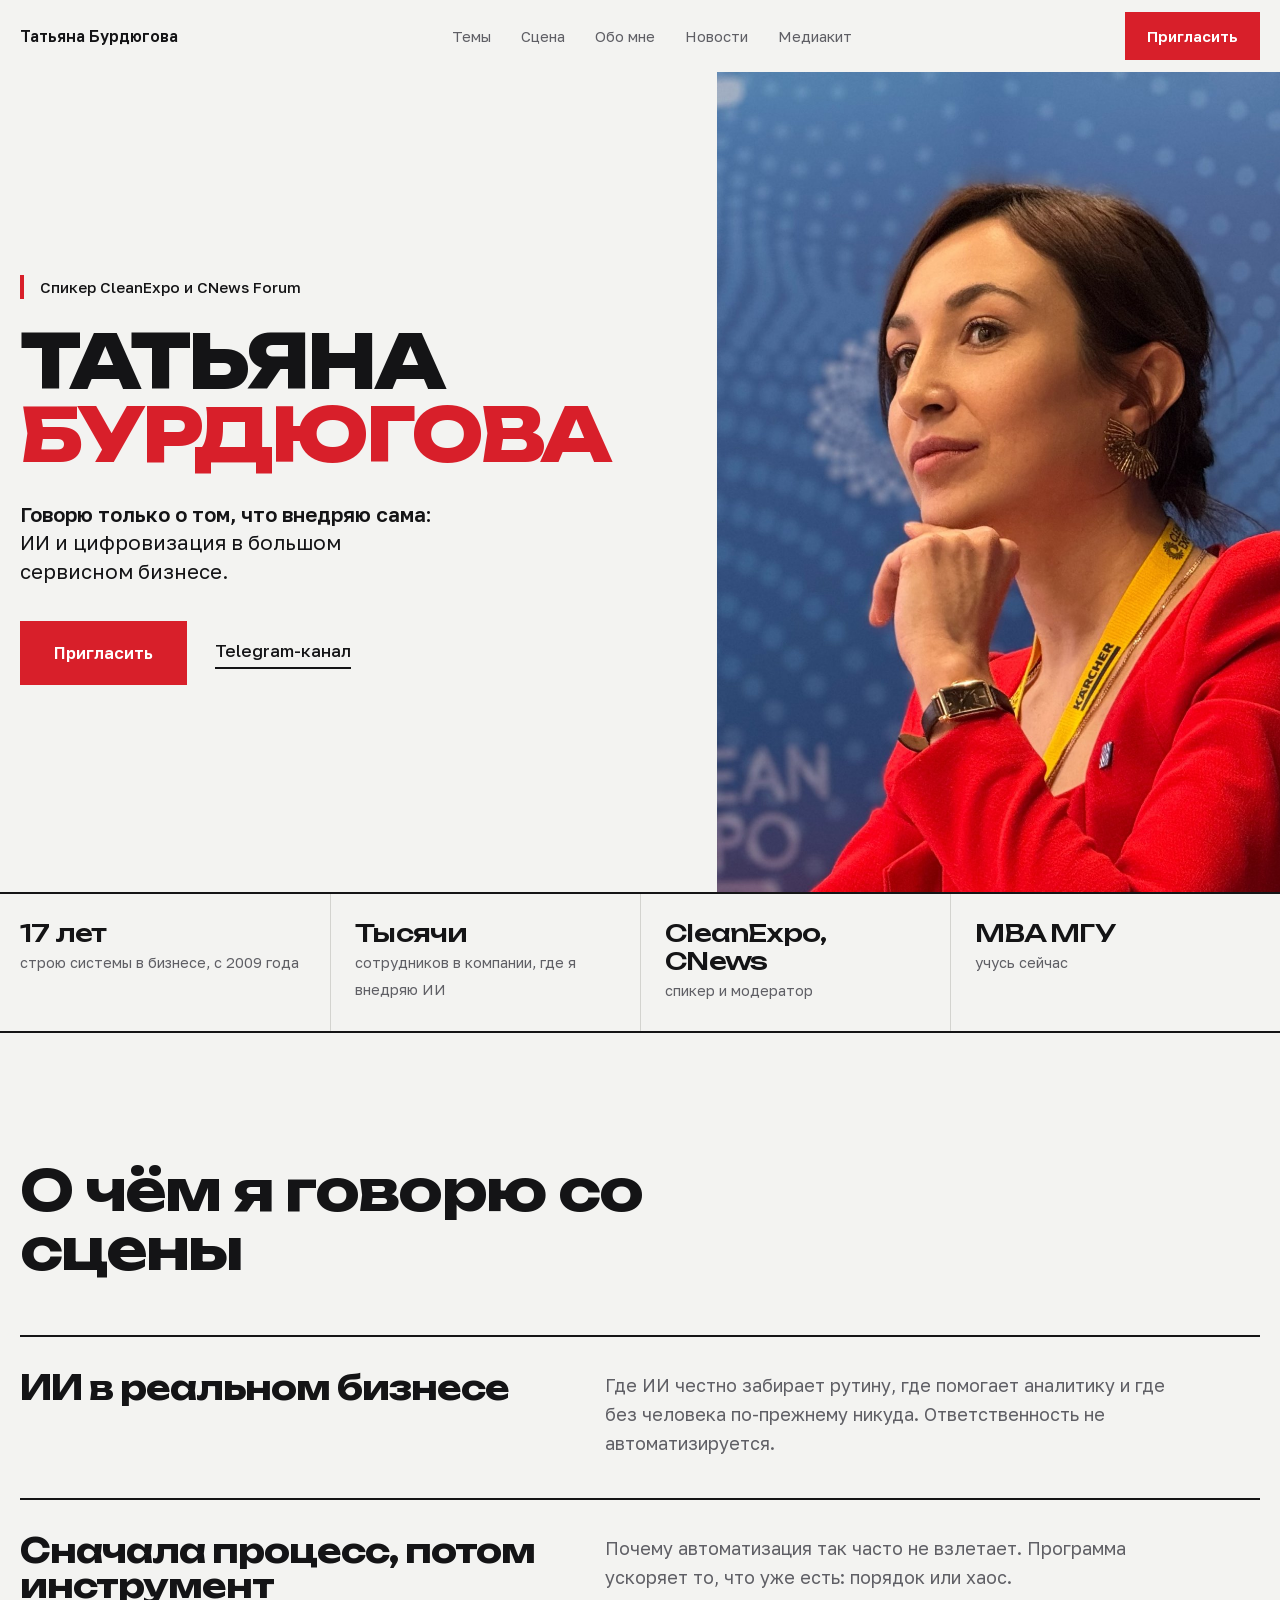
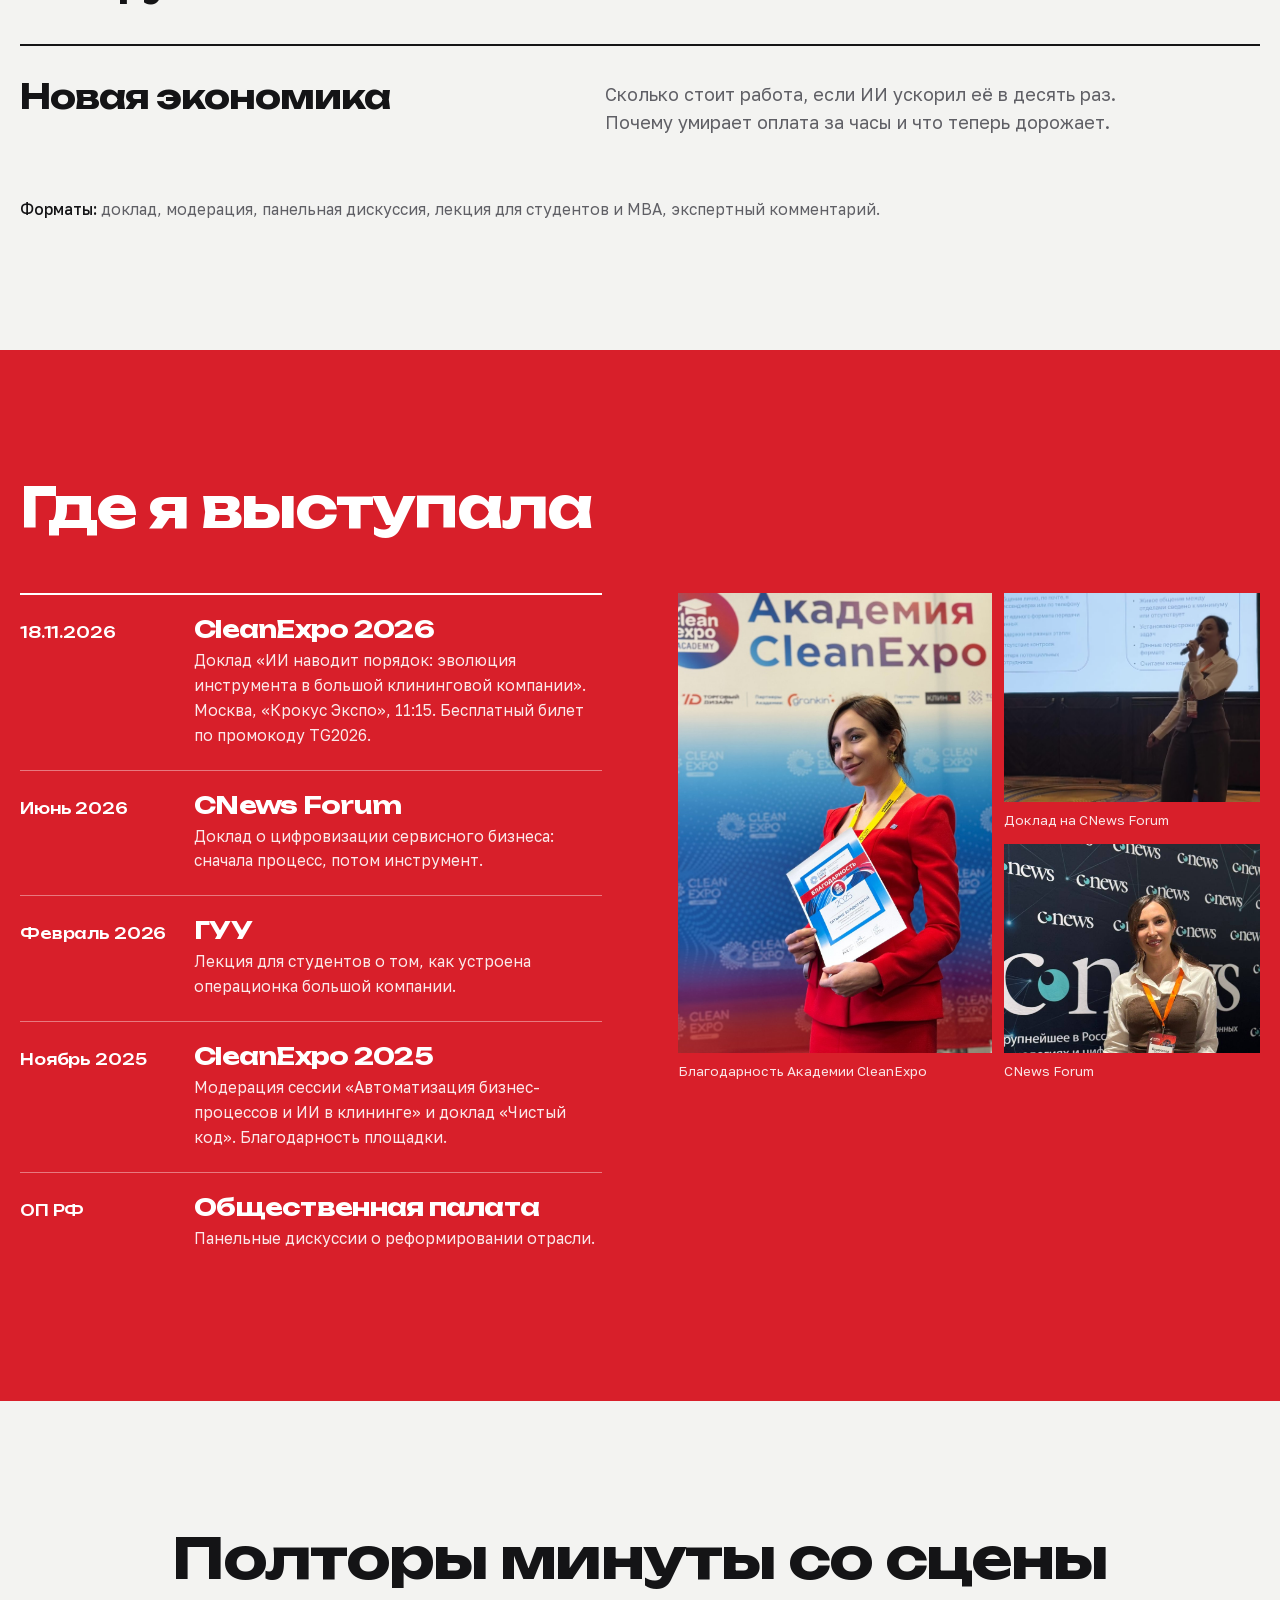
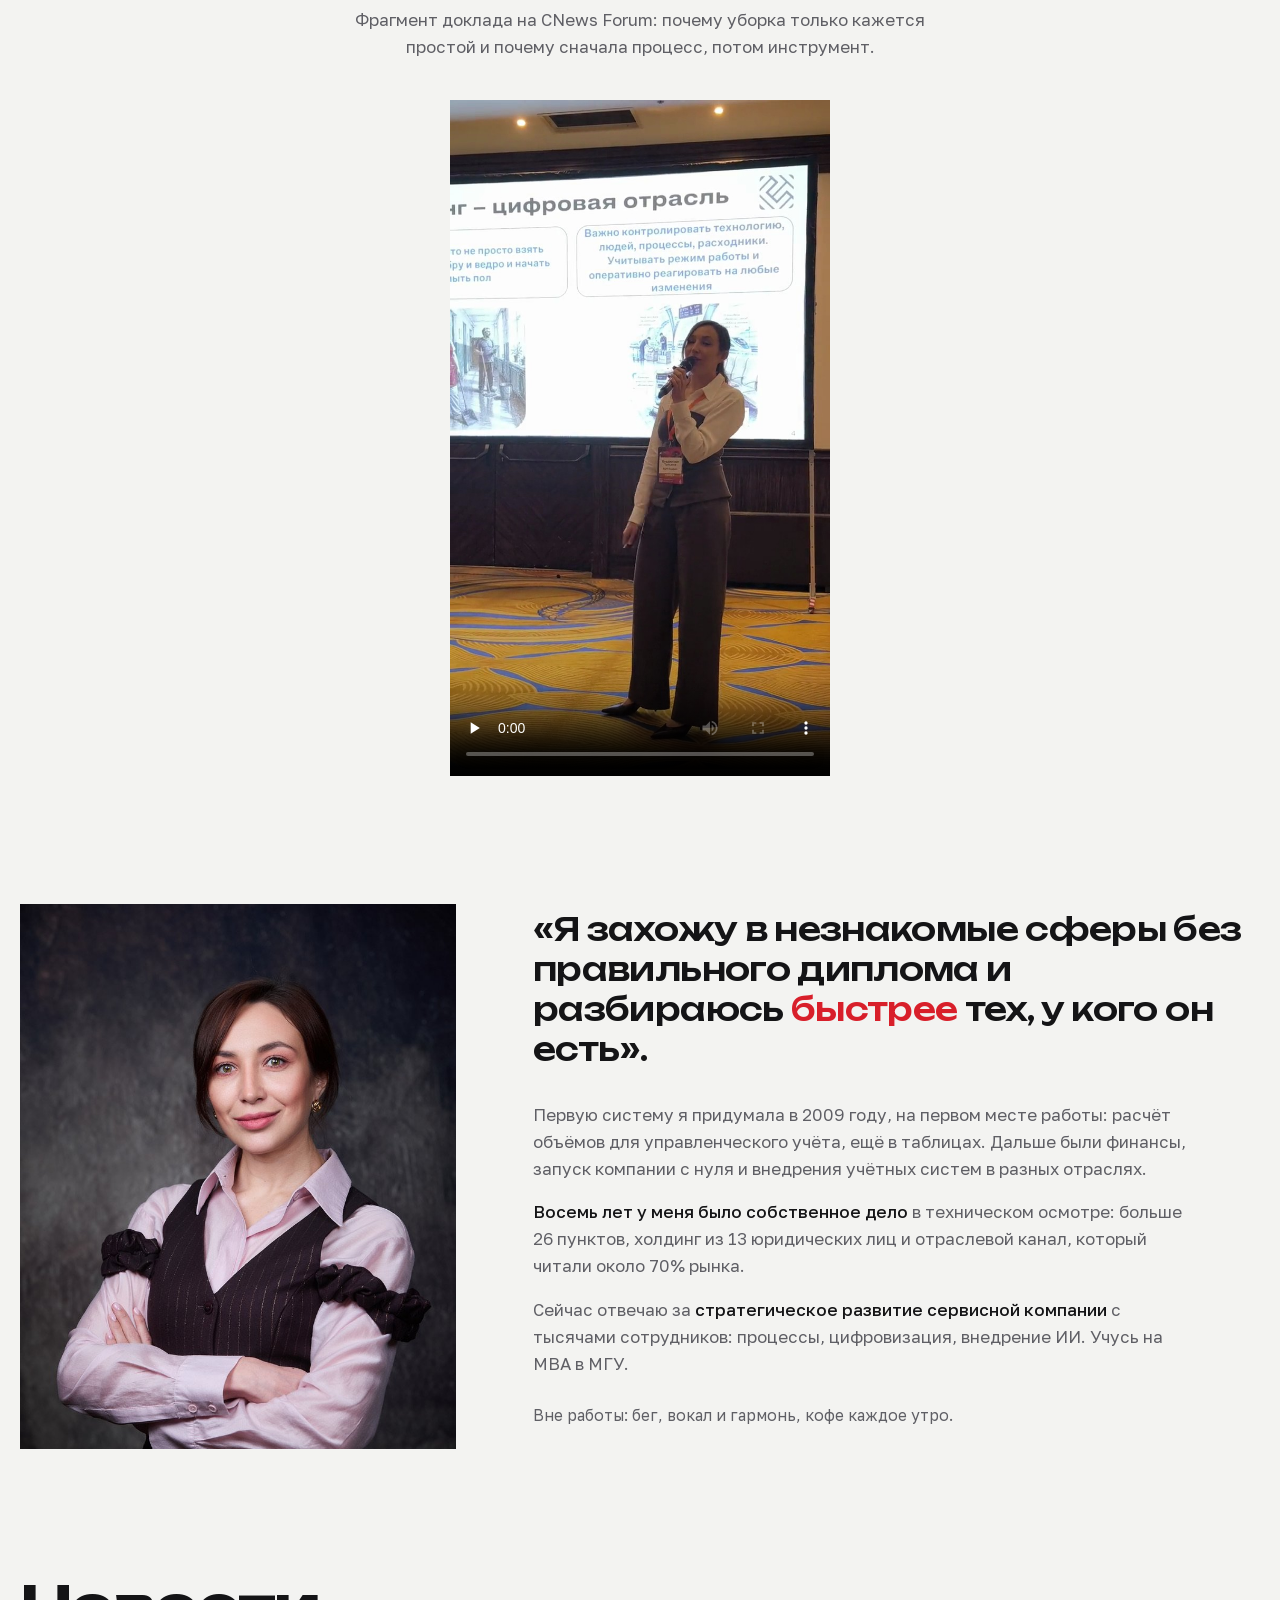
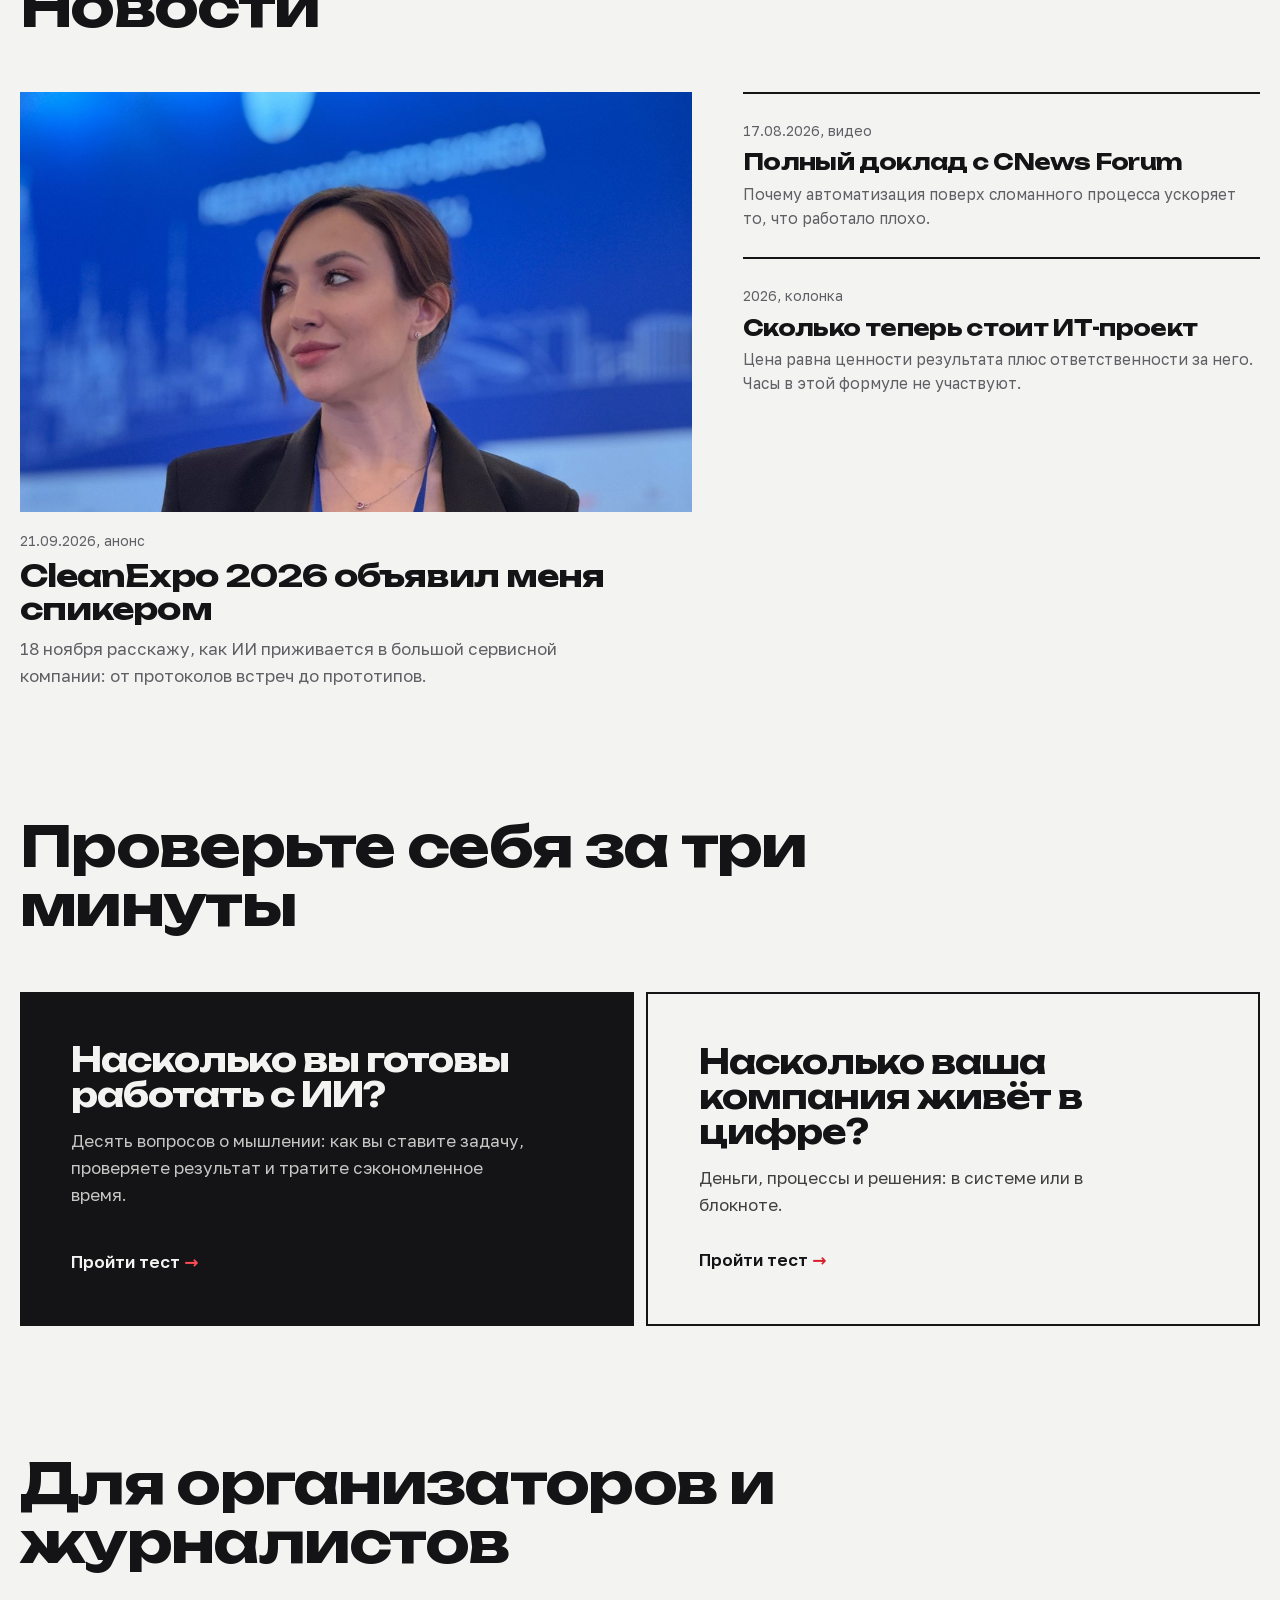
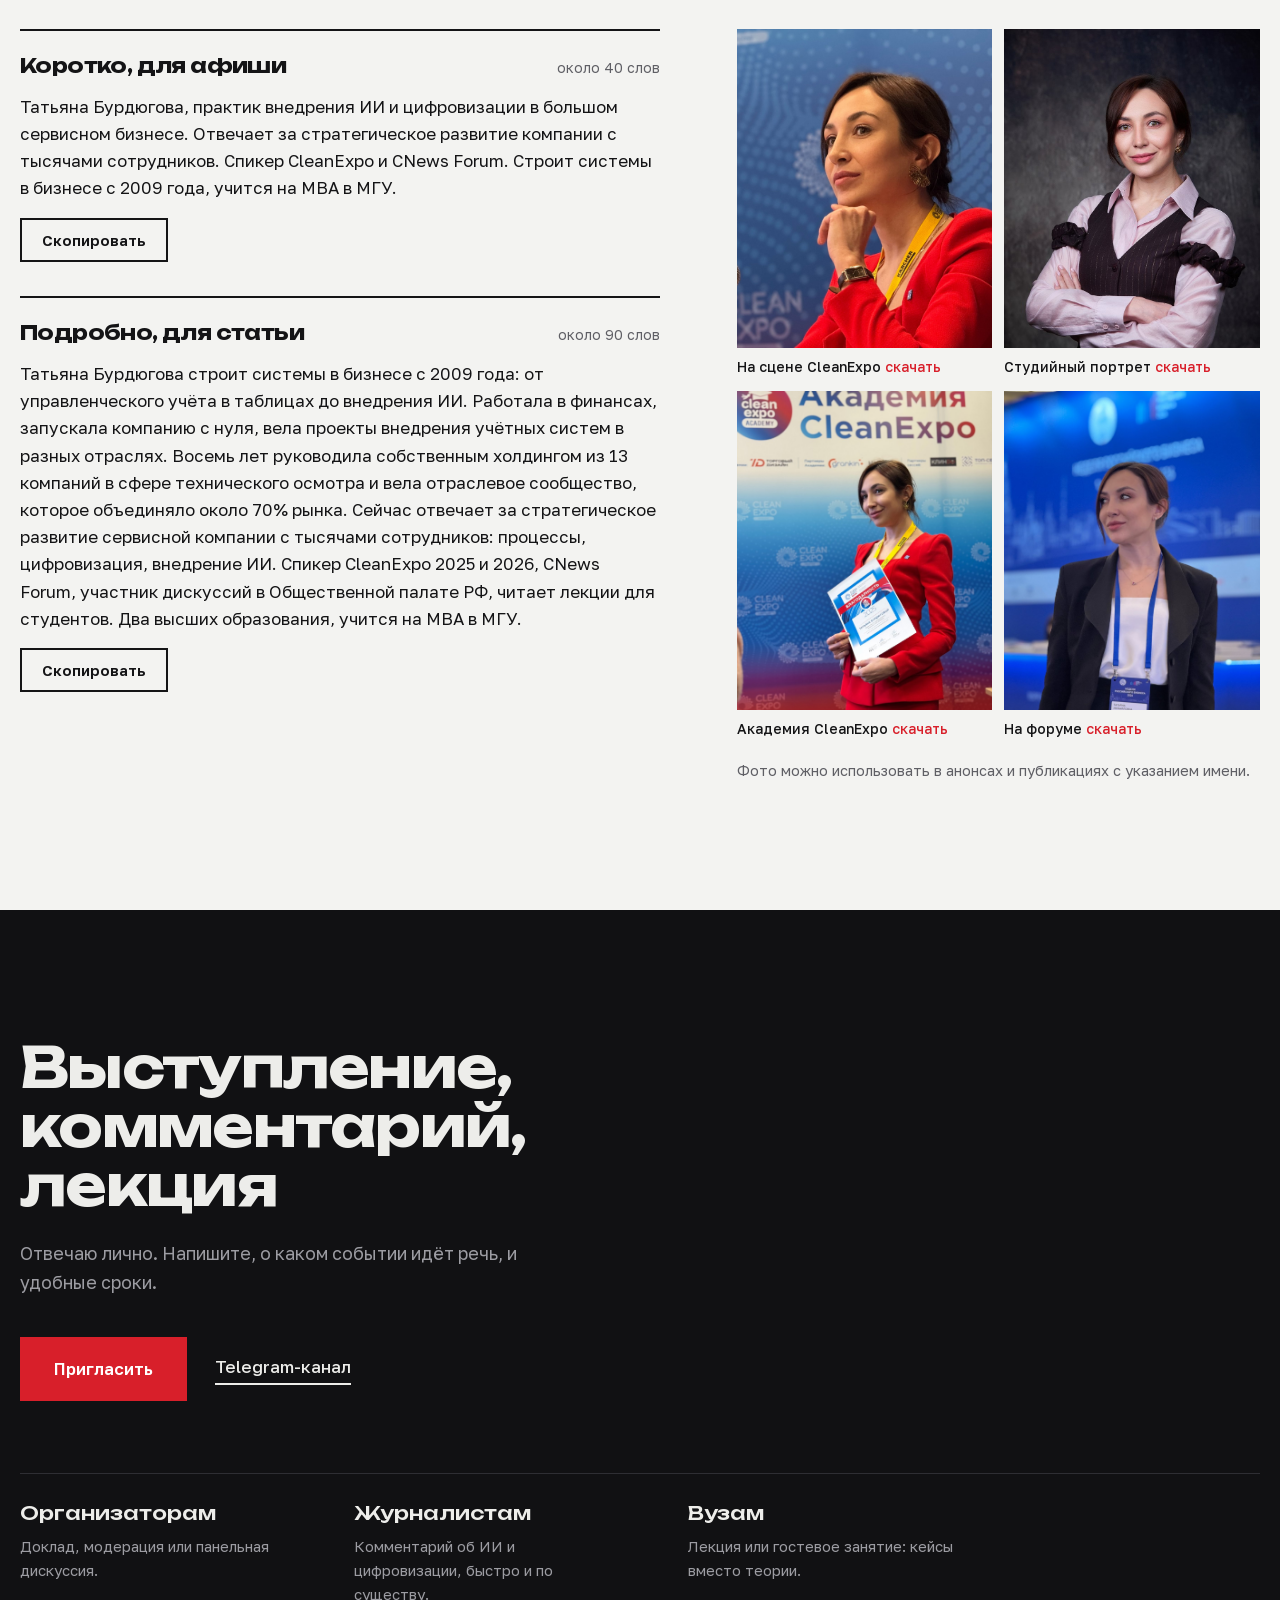
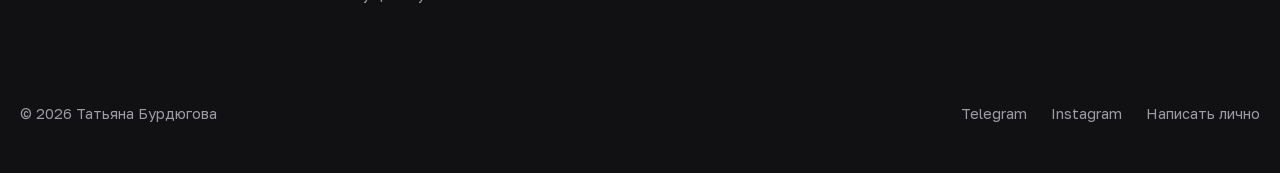
<file: index.html>
<!doctype html>
<html lang="ru">
<head>
<meta charset="utf-8">
<meta name="viewport" content="width=device-width, initial-scale=1">
<title>Татьяна Бурдюгова · спикер: ИИ и управление в реальном бизнесе</title>
<meta name="description" content="Татьяна Бурдюгова: спикер и практик. Как ИИ и цифровизация приживаются в большом сервисном бизнесе. Выступления, лекции, комментарии для СМИ.">
<meta property="og:title" content="Татьяна Бурдюгова · ИИ и управление в реальном бизнесе">
<meta property="og:description" content="Говорю только о том, что внедряю сама: ИИ и цифровизация в большом сервисном бизнесе.">
<meta property="og:image" content="https://tatyanaburdyugova.com/img/hero_stage.jpg">
<meta property="og:url" content="https://tatyanaburdyugova.com/">
<meta property="og:type" content="profile">
<link rel="canonical" href="https://tatyanaburdyugova.com/">
<meta name="theme-color" content="#F3F3F1" media="(prefers-color-scheme: light)">
<meta name="theme-color" content="#121214" media="(prefers-color-scheme: dark)">
<link rel="icon" href="data:image/svg+xml,%3Csvg xmlns='http://www.w3.org/2000/svg' viewBox='0 0 64 64'%3E%3Crect width='64' height='64' fill='%23D81F2A'/%3E%3Ctext x='32' y='43' font-family='Arial Black,Arial' font-weight='900' font-size='30' text-anchor='middle' fill='%23fff'%3EТБ%3C/text%3E%3C/svg%3E">
<link rel="preload" href="img/hero_stage.jpg" as="image">
<link rel="stylesheet" href="fonts4/fonts.css">
<script type="application/ld+json">
{
  "@context": "https://schema.org",
  "@type": "Person",
  "name": "Татьяна Бурдюгова",
  "url": "https://tatyanaburdyugova.com/",
  "image": "https://tatyanaburdyugova.com/img/hero_stage.jpg",
  "description": "Спикер и практик: внедрение ИИ и цифровизация в сервисном бизнесе. Строит системы в бизнесе с 2009 года.",
  "knowsAbout": ["искусственный интеллект в бизнесе", "цифровизация", "бизнес-процессы", "управленческий учёт", "стратегия"],
  "alumniOf": ["МГУ имени М. В. Ломоносова (MBA)"],
  "sameAs": ["https://t.me/tatyana_and_coffee", "https://instagram.com/tatyana_burdyugova"]
}
</script>
<style>
  /* Направление «Сцена»: красный костюм со сцены + чёрный + холодный светлый. Углы острые везде. */
  :root{
    --paper:#F3F3F1; --paper2:#E9E9E6; --ink:#141416; --muted:#5F5F65; --rule:#D3D3CF;
    --red:#D81F2A; --red-ink:#B5141E; --on-red:#FFFFFF;
    --night:#111113; --night-text:#EDEDEA; --night-muted:#9C9CA2;
    --wrap:min(1280px, 100% - 40px);
    --ease:cubic-bezier(.16,1,.3,1);
    --display:'Unbounded',system-ui,sans-serif; --text:'Golos Text',system-ui,sans-serif;
  }
  @media (prefers-color-scheme: dark){
    :root{ --paper:#121214; --paper2:#1B1B1E; --ink:#EDEDEA; --muted:#A3A3A9; --rule:#2C2C30; --red:#E3303B; --red-ink:#FF5560; }
  }
  *{margin:0;padding:0;box-sizing:border-box}
  html{scroll-behavior:smooth;-webkit-text-size-adjust:100%}
  html,body{overflow-x:clip}
  body{font-family:var(--text);background:var(--paper);color:var(--ink);line-height:1.6;font-size:17px}
  a{color:inherit;text-decoration:none}
  img{display:block;max-width:100%;height:auto}
  :focus-visible{outline:3px solid var(--red);outline-offset:3px}
  .wrap{width:var(--wrap);margin:0 auto}
  h1,h2,h3{font-family:var(--display);font-weight:700;letter-spacing:-.03em;line-height:1.05}
  h2{font-size:clamp(34px,4.4vw,60px);max-width:16ch}

  .btn{display:inline-flex;align-items:center;justify-content:center;gap:12px;background:var(--red);color:var(--on-red);padding:19px 34px;font-weight:600;font-size:16.5px;white-space:nowrap;transition:background .25s,transform .15s}
  .btn:hover{background:var(--red-ink)}
  .btn:active{transform:translateY(1px)}
  .lnk{font-weight:500;border-bottom:2px solid currentColor;padding-bottom:3px;transition:color .2s}
  .lnk:hover{color:var(--red)}

  .top{height:72px;display:flex;align-items:center;justify-content:space-between;gap:24px}
  .top .nm{font-weight:600;font-size:15.5px}
  .top nav{display:flex;gap:30px;font-size:15px;color:var(--muted)}
  .top nav a:hover{color:var(--ink)}
  .top .btn{padding:12px 22px;font-size:15px}
  @media (max-width:860px){.top nav{display:none}}

  .hero{display:grid;grid-template-columns:minmax(0,1.12fr) minmax(0,.88fr);min-height:min(calc(100dvh - 72px), 820px)}
  .hero .l{padding:4vh 40px 40px max(20px, calc((100vw - 1280px)/2));display:flex;flex-direction:column}
  .hero .l{justify-content:center}
  .hero h1{font-weight:800;font-size:clamp(40px,5.8vw,96px);line-height:.98;letter-spacing:-.04em;text-transform:uppercase}
  .hero h1 span{color:var(--red);display:block}
  .hero .role{font-weight:500;font-size:clamp(15px,1.2vw,18px);margin-bottom:26px;padding-left:16px;border-left:4px solid var(--red)}
  .hero .sub{font-size:clamp(19px,1.6vw,24px);line-height:1.4;max-width:36ch;margin-top:30px}
  .hero .sub b{font-weight:600;color:var(--ink);display:block}
  .hero .cta{display:flex;gap:28px;align-items:center;margin-top:34px;flex-wrap:wrap}
  .hero .r{position:relative;overflow:hidden;background:#1b2b4b}
  .hero .r img{width:100%;height:100%;object-fit:cover;object-position:58% 30%}
  @media (max-width:960px){
    .hero{grid-template-columns:1fr;max-height:none}
    .hero .r{order:-1;height:62vh}
    .hero .l{padding:36px 20px 40px}
    .hero h1{margin-top:0}
  }

  section{padding:clamp(80px,10vw,140px) 0}

  .proof{border-top:2px solid var(--ink);border-bottom:2px solid var(--ink)}
  .proof .wrap{display:grid;grid-template-columns:repeat(4,1fr)}
  .proof .wrap>div{padding:26px 24px 28px 0}
  .proof .wrap>div+div{padding-left:24px;border-left:1px solid var(--rule)}
  .proof b{display:block;font-family:var(--display);font-weight:500;font-size:clamp(20px,1.9vw,28px);letter-spacing:-.03em;line-height:1.15}
  .proof span{font-size:14.5px;color:var(--muted)}
  @media (max-width:860px){.proof .wrap{grid-template-columns:1fr 1fr}.proof .wrap>div:nth-child(3){padding-left:0;border-left:0}.proof .wrap>div{border-top:1px solid var(--rule)}}

  .vid{display:flex;flex-direction:column;align-items:center;text-align:center}
  .vid h2{max-width:none}
  .vid p{color:var(--muted);max-width:52ch;margin-top:18px}
  .player{margin-top:40px;width:min(380px,100%);background:#000}
  .player video{display:block;width:100%;height:auto;aspect-ratio:9/16}

  /* медиакит */
  .press{display:grid;grid-template-columns:1.1fr .9fr;gap:clamp(40px,6vw,96px);margin-top:56px;align-items:start}
  .bio{border-top:2px solid var(--ink);padding:24px 0 34px}
  .bio .hd{display:flex;justify-content:space-between;align-items:baseline;gap:16px;margin-bottom:14px}
  .bio h3{font-size:20px}
  .bio .hd small{color:var(--muted);font-size:14px}
  .bio p{max-width:62ch}
  .copy{margin-top:16px;background:none;border:2px solid var(--ink);color:var(--ink);font:600 15px var(--text);padding:11px 20px;cursor:pointer;transition:background .2s,color .2s}
  .copy:hover{background:var(--ink);color:var(--paper)}
  .copy.ok{background:var(--red);border-color:var(--red);color:#fff}
  .pics{display:grid;grid-template-columns:1fr 1fr;gap:12px}
  .pics a{display:block}
  .pics .ph{overflow:hidden;aspect-ratio:4/5}
  .pics img{width:100%;height:100%;object-fit:cover;transition:transform .6s var(--ease)}
  .pics a:hover img{transform:scale(1.03)}
  .pics span{display:block;font-size:14px;margin-top:8px;font-weight:500}
  .pics span em{font-style:normal;color:var(--red)}
  .press-note{margin-top:18px;color:var(--muted);font-size:14.5px}
  @media (max-width:900px){.press{grid-template-columns:1fr}}

  .topics{margin-top:56px}
  .topic{display:grid;grid-template-columns:5fr 6fr;gap:40px;padding:34px 0 40px;border-top:2px solid var(--ink)}
  .topic h3{font-size:clamp(26px,2.6vw,38px);transition:color .25s}
  .topic p{color:var(--muted);max-width:52ch;font-size:18px}
  .topic:hover h3{color:var(--red)}
  .formats{margin-top:20px;color:var(--muted);font-size:15.5px}
  .formats b{color:var(--ink);font-weight:500}
  @media (max-width:800px){.topic{grid-template-columns:1fr;gap:12px}}

  .redblock{background:var(--red);color:var(--on-red)}
  .stage{display:grid;grid-template-columns:1fr 1fr;gap:clamp(40px,6vw,96px);align-items:start;margin-top:56px}
  .tl{list-style:none}
  .tl li{display:grid;grid-template-columns:150px 1fr;gap:24px;padding:22px 0;border-top:1px solid rgba(255,255,255,.4)}
  .tl li:first-child{border-top:2px solid #fff}
  .tl .when{font-family:var(--display);font-weight:500;font-size:15px;letter-spacing:-.01em;padding-top:4px}
  .tl h3{font-size:24px;margin-bottom:6px}
  .tl p{font-size:15.5px;opacity:.9}
  .shots{display:grid;grid-template-columns:1.1fr .9fr;gap:12px}
  .shots figure{display:flex;flex-direction:column;gap:8px}
  .shots figure:first-child{grid-row:span 2}
  .shots .ph{overflow:hidden;flex:1;min-height:0}
  .shots img{width:100%;height:100%;object-fit:cover}
  .shots figure:first-child .ph{aspect-ratio:3/4.4}
  .shots figure:not(:first-child) .ph{aspect-ratio:4/3.2}
  .shots figcaption{font-size:13.5px;opacity:.88}
  @media (max-width:900px){.stage{grid-template-columns:1fr}.tl li{grid-template-columns:1fr;gap:4px}}

  .about{display:grid;grid-template-columns:.75fr 1.25fr;gap:clamp(40px,6vw,96px);align-items:center}
  .about .ph img{width:100%;aspect-ratio:4/5;object-fit:cover;object-position:center 18%}
  .about blockquote{font-family:var(--display);font-weight:500;font-size:clamp(24px,2.5vw,34px);line-height:1.25;letter-spacing:-.02em;margin-bottom:32px}
  .about blockquote span{color:var(--red)}
  .about p{color:var(--muted);margin-bottom:16px;max-width:60ch}
  .about p b{color:var(--ink);font-weight:500}
  .about .off{margin-top:26px;font-size:15.5px}
  @media (max-width:900px){.about{grid-template-columns:1fr}.about .ph{max-width:420px}}

  .news{display:grid;grid-template-columns:1.3fr 1fr;gap:clamp(28px,4vw,56px);margin-top:56px}
  .feat .ph{overflow:hidden;aspect-ratio:16/10}
  .feat .ph img{width:100%;height:100%;object-fit:cover;object-position:center 22%;transition:transform .8s var(--ease)}
  .feat:hover img{transform:scale(1.03)}
  .meta{font-size:14px;color:var(--muted);margin:18px 0 8px}
  .feat h3{font-size:clamp(24px,2.4vw,34px);transition:color .25s}
  .feat p{color:var(--muted);margin-top:10px;max-width:56ch}
  .side{display:flex;flex-direction:column}
  .side a{padding:26px 0;border-top:2px solid var(--ink)}
  .side .meta{margin-top:0}
  .side h3{font-size:22px;transition:color .25s}
  .side p{color:var(--muted);font-size:15.5px;margin-top:8px}
  .side a:hover h3,.feat:hover h3{color:var(--red)}
  @media (max-width:900px){.news{grid-template-columns:1fr}}

  .tests{display:grid;grid-template-columns:1fr 1fr;gap:12px;margin-top:56px}
  .test{padding:clamp(28px,4vw,52px);display:flex;flex-direction:column;min-height:320px;transition:transform .3s var(--ease)}
  .test:hover{transform:translateY(-3px)}
  .test.a{background:var(--ink);color:var(--paper)}
  .test.b{border:2px solid var(--ink)}
  .test h3{font-size:clamp(26px,2.6vw,36px);margin-bottom:14px}
  .test p{opacity:.8;max-width:42ch}
  .test .go{margin-top:auto;padding-top:28px;font-weight:600}
  .test .go span{color:var(--red)}
  .test.a .go span{color:#FF4C55}
  @media (max-width:800px){.tests{grid-template-columns:1fr}}

  .contact{background:var(--night);color:var(--night-text);padding:clamp(80px,10vw,140px) 0 48px}
  .contact h2{color:var(--night-text);max-width:14ch}
  .contact .lead{color:var(--night-muted);font-size:clamp(17px,1.4vw,20px);max-width:48ch;margin-top:24px}
  .contact .cta{display:flex;gap:28px;align-items:center;flex-wrap:wrap;margin-top:40px}
  .who{display:grid;grid-template-columns:repeat(3,auto);justify-content:start;gap:clamp(24px,5vw,80px);margin-top:72px;padding-top:24px;border-top:1px solid #2E2E33}
  .who b{display:block;font-family:var(--display);font-weight:500;font-size:19px;margin-bottom:6px}
  .who span{color:var(--night-muted);font-size:15px;max-width:30ch;display:block}
  .foot{display:flex;justify-content:space-between;gap:20px;flex-wrap:wrap;margin-top:96px;font-size:14.5px;color:var(--night-muted)}
  .foot nav{display:flex;gap:24px;flex-wrap:wrap}
  .foot a:hover{color:var(--night-text)}
  @media (max-width:800px){.who{grid-template-columns:1fr}}

  @media (prefers-reduced-motion: no-preference){
    .rv{opacity:0;transform:translateY(18px);transition:opacity .8s var(--ease),transform .8s var(--ease)}
    .rv.on{opacity:1;transform:none}
  }
</style>
</head>
<body>

<header class="wrap top">
  <a class="nm" href="#">Татьяна Бурдюгова</a>
  <nav aria-label="Разделы"><a href="#topics">Темы</a><a href="#stage">Сцена</a><a href="#about">Обо мне</a><a href="#news">Новости</a><a href="#press">Медиакит</a></nav>
  <a class="btn" href="#contact">Пригласить</a>
</header>

<main>
<section class="hero" style="padding:0" aria-label="Татьяна Бурдюгова">
  <div class="l">
    <p class="role">Спикер CleanExpo и CNews Forum</p>
    <h1>Татьяна <span>Бурдюгова</span></h1>
    <p class="sub"><b>Говорю только о том, что внедряю сама:</b> ИИ и цифровизация в большом сервисном бизнесе.</p>
    <div class="cta"><a class="btn" href="#contact">Пригласить</a><a class="lnk" href="https://t.me/tatyana_and_coffee" target="_blank" rel="noopener">Telegram-канал</a></div>
  </div>
  <div class="r"><img src="img/hero_stage.jpg" alt="Татьяна Бурдюгова модерирует сессию на CleanExpo" width="1677" height="1600" fetchpriority="high"></div>
</section>

<div class="proof">
  <div class="wrap">
    <div><b>17 лет</b><span>строю системы в бизнесе, с 2009 года</span></div>
    <div><b>Тысячи</b><span>сотрудников в компании, где я внедряю ИИ</span></div>
    <div><b>CleanExpo, CNews</b><span>спикер и модератор</span></div>
    <div><b>MBA МГУ</b><span>учусь сейчас</span></div>
  </div>
</div>

<section id="topics">
  <div class="wrap">
    <h2 class="rv">О чём я говорю со сцены</h2>
    <div class="topics">
      <article class="topic rv"><h3>ИИ в реальном бизнесе</h3><p>Где ИИ честно забирает рутину, где помогает аналитику и где без человека по-прежнему никуда. Ответственность не автоматизируется.</p></article>
      <article class="topic rv"><h3>Сначала процесс, потом инструмент</h3><p>Почему автоматизация так часто не взлетает. Программа ускоряет то, что уже есть: порядок или хаос.</p></article>
      <article class="topic rv"><h3>Новая экономика</h3><p>Сколько стоит работа, если ИИ ускорил её в десять раз. Почему умирает оплата за часы и что теперь дорожает.</p></article>
    </div>
    <p class="formats rv"><b>Форматы:</b> доклад, модерация, панельная дискуссия, лекция для студентов и MBA, экспертный комментарий.</p>
  </div>
</section>

<section id="stage" class="redblock">
  <div class="wrap">
    <h2 class="rv">Где я выступала</h2>
    <div class="stage">
      <ul class="tl rv">
        <li><span class="when">18.11.2026</span><div><h3>CleanExpo 2026</h3><p>Доклад «ИИ наводит порядок: эволюция инструмента в большой клининговой компании». Москва, «Крокус Экспо», 11:15. Бесплатный билет по промокоду TG2026.</p></div></li>
        <li><span class="when">Июнь 2026</span><div><h3>CNews Forum</h3><p>Доклад о цифровизации сервисного бизнеса: сначала процесс, потом инструмент.</p></div></li>
        <li><span class="when">Февраль 2026</span><div><h3>ГУУ</h3><p>Лекция для студентов о том, как устроена операционка большой компании.</p></div></li>
        <li><span class="when">Ноябрь 2025</span><div><h3>CleanExpo 2025</h3><p>Модерация сессии «Автоматизация бизнес-процессов и ИИ в клининге» и доклад «Чистый код». Благодарность площадки.</p></div></li>
        <li><span class="when">ОП РФ</span><div><h3>Общественная палата</h3><p>Панельные дискуссии о реформировании отрасли.</p></div></li>
      </ul>
      <div class="shots rv">
        <figure><div class="ph"><img src="img/award.jpg" alt="Благодарность Академии CleanExpo" width="1125" height="1500" loading="lazy" style="object-position:45% 30%"></div><figcaption>Благодарность Академии CleanExpo</figcaption></figure>
        <figure><div class="ph"><img src="img/stage.jpg" alt="Доклад на CNews Forum" width="1080" height="1180" loading="lazy"></div><figcaption>Доклад на CNews Forum</figcaption></figure>
        <figure><div class="ph"><img src="img/cnews.jpg" alt="Пресс-стена CNews Forum" width="960" height="1280" loading="lazy" style="object-position:center 22%"></div><figcaption>CNews Forum</figcaption></figure>
      </div>
    </div>
  </div>
</section>

<section id="video">
  <div class="wrap vid">
    <h2 class="rv">Полторы минуты со сцены</h2>
    <p class="rv">Фрагмент доклада на CNews Forum: почему уборка только кажется простой и почему сначала процесс, потом инструмент.</p>
    <div class="player rv"><video controls preload="none" playsinline poster="video/cnews_poster.jpg" width="720" height="1280"><source src="video/cnews_fragment.mp4" type="video/mp4"></video></div>
  </div>
</section>

<section id="about" style="padding-top:0">
  <div class="wrap about">
    <div class="ph rv"><img src="img/portrait.jpg" alt="Татьяна Бурдюгова, портрет" width="724" height="1086" loading="lazy"></div>
    <div class="rv">
      <blockquote>«Я захожу в незнакомые сферы без правильного диплома и разбираюсь <span>быстрее</span> тех, у кого он есть».</blockquote>
      <p>Первую систему я придумала в 2009 году, на первом месте работы: расчёт объёмов для управленческого учёта, ещё в таблицах. Дальше были финансы, запуск компании с нуля и внедрения учётных систем в разных отраслях.</p>
      <p><b>Восемь лет у меня было собственное дело</b> в техническом осмотре: больше 26 пунктов, холдинг из 13 юридических лиц и отраслевой канал, который читали около 70% рынка.</p>
      <p>Сейчас отвечаю за <b>стратегическое развитие сервисной компании</b> с тысячами сотрудников: процессы, цифровизация, внедрение ИИ. Учусь на MBA в МГУ.</p>
      <p class="off">Вне работы: бег, вокал и гармонь, кофе каждое утро.</p>
    </div>
  </div>
</section>

<section id="news" style="padding-top:0">
  <div class="wrap">
    <h2 class="rv">Новости</h2>
    <div class="news">
      <a class="feat rv" href="https://t.me/tatyana_and_coffee" target="_blank" rel="noopener">
        <div class="ph"><img src="img/forum.jpg" alt="Татьяна Бурдюгова на форуме" width="1125" height="1500" loading="lazy"></div>
        <div class="meta">21.09.2026, анонс</div>
        <h3>CleanExpo 2026 объявил меня спикером</h3>
        <p>18 ноября расскажу, как ИИ приживается в большой сервисной компании: от протоколов встреч до прототипов.</p>
      </a>
      <div class="side">
        <a class="rv" href="https://t.me/tatyana_and_coffee" target="_blank" rel="noopener"><div class="meta">17.08.2026, видео</div><h3>Полный доклад с CNews Forum</h3><p>Почему автоматизация поверх сломанного процесса ускоряет то, что работало плохо.</p></a>
        <a class="rv" href="https://t.me/tatyana_and_coffee" target="_blank" rel="noopener"><div class="meta">2026, колонка</div><h3>Сколько теперь стоит ИТ-проект</h3><p>Цена равна ценности результата плюс ответственности за него. Часы в этой формуле не участвуют.</p></a>
      </div>
    </div>
  </div>
</section>

<section id="tests" style="padding-top:0">
  <div class="wrap">
    <h2 class="rv">Проверьте себя за три минуты</h2>
    <div class="tests">
      <a class="test a rv" href="test-ai.html"><h3>Насколько вы готовы работать с&nbsp;ИИ?</h3><p>Десять вопросов о мышлении: как вы ставите задачу, проверяете результат и тратите сэкономленное время.</p><span class="go">Пройти тест <span>→</span></span></a>
      <a class="test b rv" href="test-biz.html"><h3>Насколько ваша компания живёт в цифре?</h3><p>Деньги, процессы и решения: в системе или в блокноте.</p><span class="go">Пройти тест <span>→</span></span></a>
    </div>
  </div>
</section>
<section id="press" style="padding-top:0">
  <div class="wrap">
    <h2 class="rv">Для организаторов и журналистов</h2>
    <div class="press">
      <div>
        <div class="bio rv">
          <div class="hd"><h3>Коротко, для афиши</h3><small>около 40 слов</small></div>
          <p id="bio-short">Татьяна Бурдюгова, практик внедрения ИИ и цифровизации в большом сервисном бизнесе. Отвечает за стратегическое развитие компании с тысячами сотрудников. Спикер CleanExpo и CNews Forum. Строит системы в бизнесе с 2009 года, учится на MBA в МГУ.</p>
          <button class="copy" data-copy="bio-short">Скопировать</button>
        </div>
        <div class="bio rv">
          <div class="hd"><h3>Подробно, для статьи</h3><small>около 90 слов</small></div>
          <p id="bio-long">Татьяна Бурдюгова строит системы в бизнесе с 2009 года: от управленческого учёта в таблицах до внедрения ИИ. Работала в финансах, запускала компанию с нуля, вела проекты внедрения учётных систем в разных отраслях. Восемь лет руководила собственным холдингом из 13 компаний в сфере технического осмотра и вела отраслевое сообщество, которое объединяло около 70% рынка. Сейчас отвечает за стратегическое развитие сервисной компании с тысячами сотрудников: процессы, цифровизация, внедрение ИИ. Спикер CleanExpo 2025 и 2026, CNews Forum, участник дискуссий в Общественной палате РФ, читает лекции для студентов. Два высших образования, учится на MBA в МГУ.</p>
          <button class="copy" data-copy="bio-long">Скопировать</button>
        </div>
      </div>
      <div class="rv">
        <div class="pics">
          <a href="press/burdyugova_stage_cleanexpo.jpg" download><div class="ph"><img src="img/hero_stage.jpg" alt="Татьяна Бурдюгова на сцене CleanExpo" loading="lazy" style="object-position:58% 30%"></div><span>На сцене CleanExpo <em>скачать</em></span></a>
          <a href="press/burdyugova_portrait.jpg" download><div class="ph"><img src="img/portrait.jpg" alt="Татьяна Бурдюгова, студийный портрет" loading="lazy" style="object-position:center 15%"></div><span>Студийный портрет <em>скачать</em></span></a>
          <a href="press/burdyugova_award_cleanexpo.jpg" download><div class="ph"><img src="img/award.jpg" alt="Татьяна Бурдюгова с благодарностью CleanExpo" loading="lazy" style="object-position:45% 30%"></div><span>Академия CleanExpo <em>скачать</em></span></a>
          <a href="press/burdyugova_forum.jpg" download><div class="ph"><img src="img/forum.jpg" alt="Татьяна Бурдюгова на форуме" loading="lazy" style="object-position:center 20%"></div><span>На форуме <em>скачать</em></span></a>
        </div>
        <p class="press-note">Фото можно использовать в анонсах и публикациях с указанием имени.</p>
      </div>
    </div>
  </div>
</section>
</main>

<footer id="contact" class="contact">
  <div class="wrap">
    <h2 class="rv">Выступление, комментарий, лекция</h2>
    <p class="lead rv">Отвечаю лично. Напишите, о каком событии идёт речь, и удобные сроки.</p>
    <div class="cta rv"><a class="btn" href="https://t.me/Tatyana_Burdyugova" target="_blank" rel="noopener">Пригласить</a><a class="lnk" href="https://t.me/tatyana_and_coffee" target="_blank" rel="noopener">Telegram-канал</a></div>
    <div class="who rv">
      <div><b>Организаторам</b><span>Доклад, модерация или панельная дискуссия.</span></div>
      <div><b>Журналистам</b><span>Комментарий об ИИ и цифровизации, быстро и по существу.</span></div>
      <div><b>Вузам</b><span>Лекция или гостевое занятие: кейсы вместо теории.</span></div>
    </div>
    <div class="foot"><span>© 2026 Татьяна Бурдюгова</span><nav><a href="https://t.me/tatyana_and_coffee" target="_blank" rel="noopener">Telegram</a><a href="https://instagram.com/tatyana_burdyugova" target="_blank" rel="noopener">Instagram</a><a href="https://t.me/Tatyana_Burdyugova" target="_blank" rel="noopener">Написать лично</a></nav></div>
  </div>
</footer>

<script>
  document.querySelectorAll('.copy').forEach(b => b.addEventListener('click', async () => {
    const t = document.getElementById(b.dataset.copy).innerText;
    try { await navigator.clipboard.writeText(t); } catch (e) { const r = document.createRange(); r.selectNodeContents(document.getElementById(b.dataset.copy)); getSelection().removeAllRanges(); getSelection().addRange(r); document.execCommand('copy'); }
    b.textContent = 'Скопировано'; b.classList.add('ok'); setTimeout(() => { b.textContent = 'Скопировать'; b.classList.remove('ok'); }, 2000);
  }));
  if (matchMedia('(prefers-reduced-motion: no-preference)').matches) {
    const io = new IntersectionObserver(es => es.forEach(e => { if (e.isIntersecting) { e.target.classList.add('on'); io.unobserve(e.target); } }), { threshold: .12 });
    document.querySelectorAll('.rv').forEach(el => io.observe(el));
  }
</script>
</body>
</html>
</file>
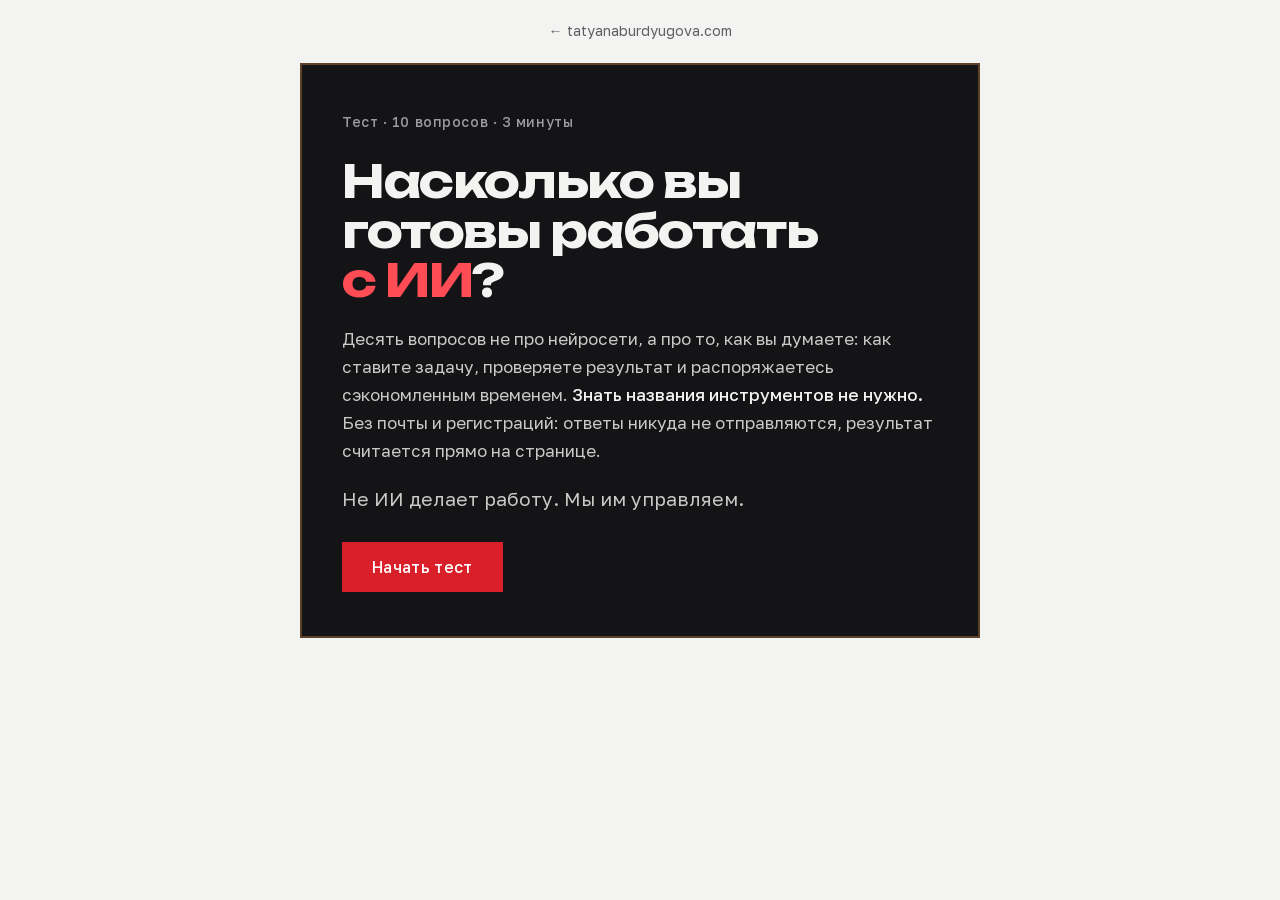
<file: test-ai.html>
<!doctype html>
<html lang="ru">
<head>
<meta charset="utf-8">
<meta name="viewport" content="width=device-width, initial-scale=1">
<title>Насколько вы готовы работать с ИИ · тест · между цифрой и кофе</title>
<link rel="stylesheet" href="fonts4/fonts.css">
<style>

  :root {
    --dark:#141416; --mocha:#232327; --milk:#F3F3F1; --latte:#C9C9C6;
    --cinnamon:#D81F2A; --espresso:#5F5F65; --amber:#FF4C55; --lilac:#9C9CA2; --lavmilk:#E9E9E6;
  }
  * { margin:0; padding:0; box-sizing:border-box; }
  html { -webkit-text-size-adjust:100%; }
  body { font-family:'Golos Text',sans-serif; background:var(--milk); color:var(--dark);
    min-height:100vh; display:flex; flex-direction:column; align-items:center; }
  ::selection { background:var(--latte); }

  .sheet { width:min(680px, 100% - 32px); margin:24px 0 56px; position:relative;
    border:1px solid rgba(200,130,74,.32); padding:48px 40px 44px; }
  .sheet.dark { background:var(--dark); color:var(--milk); border-color:rgba(200,130,74,.4); }
  .corner { position:absolute; top:-1px; left:-1px; width:0; height:0;
    border-top:40px solid var(--cinnamon); border-right:40px solid transparent; }

  .kaptag { font-weight:500; font-size:13px; letter-spacing:.15em; text-transform:uppercase;
    color:var(--cinnamon); margin-bottom:26px; }
  h1 { font-weight:500; font-size:clamp(30px, 5.4vw, 42px); line-height:1.16; letter-spacing:-0.02em; }
  h1 .spark { font-style:normal; color:var(--amber); }
  .lead { margin-top:20px; font-size:17px; line-height:1.65; color:var(--latte); }
  .lead b { color:var(--milk); font-weight:500; }
  .voice { font-family:'Unbounded',serif; font-style:italic; font-size:19px; color:var(--latte); margin-top:22px; }

  .btn { display:inline-block; margin-top:32px; padding:15px 30px; background:var(--cinnamon);
    color:var(--dark); font-family:inherit; font-weight:500; font-size:16px; border:none;
    cursor:pointer; letter-spacing:.02em; }
  .btn:hover { background:var(--amber); }
  .btn:focus-visible, .answer:focus-visible, a:focus-visible { outline:2px solid var(--amber); outline-offset:3px; }

  .qcount { font-family:'Golos Text',monospace; font-weight:500; font-size:15px; color:var(--espresso); margin-bottom:22px; }
  .qtext { font-weight:500; font-size:clamp(21px, 3.6vw, 27px); line-height:1.3; letter-spacing:-0.01em; margin-bottom:28px; }
  .answers { display:flex; flex-direction:column; gap:12px; }
  .answer { text-align:left; font-family:inherit; font-size:16.5px; line-height:1.45; padding:16px 18px;
    background:transparent; border:1px solid rgba(107,79,56,.4); color:var(--dark); cursor:pointer; }
  .answer:hover { border-color:var(--cinnamon); background:rgba(232,213,190,.35); }
  .bar { height:2px; background:rgba(200,130,74,.25); margin-top:34px; }
  .bar i { display:block; height:2px; background:var(--cinnamon); transition:width .3s ease-out; }

  .score { font-family:'Golos Text',monospace; font-weight:500; font-size:60px; color:var(--amber); margin:6px 0 4px; }
  .score span { font-size:26px; color:var(--latte); }
  .verdict { font-weight:500; font-size:clamp(26px, 4.6vw, 34px); letter-spacing:-0.02em; margin-bottom:16px; }
  .diag { font-size:16.5px; line-height:1.7; color:var(--latte); }
  .diag b { color:var(--milk); font-weight:500; }
  .step { margin-top:26px; padding:20px 22px; background:var(--mocha); font-size:16px; line-height:1.6; color:var(--latte); }
  .step b { color:var(--amber); font-weight:500; }
  .cta { margin-top:34px; border-top:1px solid rgba(200,130,74,.35); padding-top:30px; }
  .cta h2 { font-weight:500; font-size:21px; margin-bottom:12px; }
  .cta p { font-size:15.5px; line-height:1.65; color:var(--latte); }
  .cta .actions { display:flex; gap:12px; flex-wrap:wrap; margin-top:22px; }
  .ghost { display:inline-block; padding:14px 24px; border:1px solid var(--cinnamon); color:var(--milk);
    font-weight:500; font-size:15px; text-decoration:none; }
  .ghost:hover { background:var(--mocha); }
  .btn.link { text-decoration:none; margin-top:0; }
  .sig { margin-top:38px; display:flex; align-items:center; gap:14px; }
  .sig .name { font-family:'Unbounded',serif; font-style:italic; font-size:20px; color:var(--milk); }
  .sig .mono { font-family:'Golos Text',monospace; font-size:13px; color:var(--cinnamon); letter-spacing:.06em; }
  .hidden { display:none; }
  @media (max-width:480px){ .sheet{ padding:36px 22px 34px; } }

  /* Сцена v4 */
  body{background:var(--milk)}
  .sheet{border-radius:0;border:2px solid var(--dark)}
  .sheet:not(.dark){background:#fff}
  .kaptag{color:var(--lilac);letter-spacing:.04em;text-transform:none;font-size:14px}
  h1,.verdict,.cta h2{font-family:'Unbounded',sans-serif;font-weight:700;letter-spacing:-.03em}
  h1{font-size:clamp(30px,5vw,46px);line-height:1.08}
  h1 .spark,.verdict{color:#fff}
  h1 .spark{color:var(--amber)}
  .verdict{font-size:clamp(28px,4.4vw,38px)}
  .score{font-family:'Unbounded',sans-serif;color:var(--amber)}
  .btn,.ghost,.answer,.step{border-radius:0}
  .btn{color:#fff}
  .answer{background:#fff;border:1.5px solid #C9C9C6}
  .answer:hover{border-color:var(--cinnamon);background:#fff}
  .step b{color:var(--amber)}
  .bar i{background:var(--cinnamon)}
  .voice{font-family:'Golos Text',sans-serif;font-style:normal;color:var(--latte)}
  .sig .name{font-family:'Unbounded',sans-serif;font-style:normal;font-size:16px}
  .sig svg{display:none}
  .home{display:inline-block;margin:22px 0 0;font-size:14px;color:#5F5F65;text-decoration:none}
  .home:hover{color:var(--cinnamon)}
</style>
</head>
<body>

<!-- Экран-обложка -->
<a class="home" href="./">← tatyanaburdyugova.com</a>
<section class="sheet dark" id="intro">
  
  <div class="kaptag">Тест · 10 вопросов · 3 минуты</div>
  <h1>Насколько вы готовы работать <span class="spark">с&nbsp;ИИ</span>?</h1>
  <p class="lead">Десять вопросов не про нейросети, а про то, как вы думаете: как ставите задачу,
    проверяете результат и распоряжаетесь сэкономленным временем. <b>Знать названия инструментов не нужно.</b>
    Без почты и регистраций: ответы никуда не отправляются, результат считается прямо на странице.</p>
  <p class="voice">Не ИИ делает работу. Мы им управляем.</p>
  <button class="btn" onclick="start()">Начать тест</button>
</section>

<!-- Экран вопроса -->
<section class="sheet hidden" id="quiz">
  <div class="qcount" id="qcount">01 — 10</div>
  <div class="qtext" id="qtext"></div>
  <div class="answers" id="answers"></div>
  <div class="bar"><i id="prog" style="width:0%"></i></div>
</section>

<!-- Экран результата -->
<section class="sheet dark hidden" id="result">
  
  <div class="kaptag">Ваш результат</div>
  <div class="score"><span id="rscore-label"></span></div>
  <div class="verdict" id="rverdict"></div>
  <div class="diag" id="rdiag"></div>
  <div class="step" id="rstep"></div>
  <div class="cta">
    <h2>Что дальше</h2>
    <p>Инструменты меняются каждые полгода, а умение ясно поставить задачу и отвечать за результат остаётся.
      В канале «Между цифрой и кофе» я рассказываю, как ИИ приживается в реальной работе большой компании:
      что получилось, где он подводит и почему <b style="color:var(--amber)">главный навык не техника, а мышление</b>.</p>
    <div class="actions">
      <a class="btn link" href="https://t.me/tatyana_and_coffee" target="_blank" rel="noopener">Читать канал</a>
      <button class="ghost" id="share" onclick="share()" style="background:none;cursor:pointer;font-family:inherit">Отправить тест коллеге</button>
    </div>
  </div>
  <div class="sig">
    <svg width="46" height="46" viewBox="0 0 64 64" fill="none" stroke="#C8824A" stroke-width="2.6" stroke-linecap="round" stroke-linejoin="round" aria-hidden="true">
      <path d="M24 7c-2.5 3.5 2.5 5.5 0 9.5"/><path d="M34 5c-2.5 3.5 2.5 5.5 0 9.5"/>
      <path d="M14 25h30v7c0 8.8-6.7 15-15 15s-15-6.2-15-15v-7z"/>
      <path d="M44 28h3.5a6.5 6.5 0 0 1 0 13H43"/><path d="M11 54h36"/>
    </svg>
    <div>
      <div class="name">между цифрой и кофе</div>
      <div class="mono">Татьяна Бурдюгова · ИИ и управление</div>
    </div>
  </div>
</section>

<script>
const Q = [
  { q:'Вы даёте ИИ задачу. Как вы её формулируете?',
    a:['Как техзадание: контекст, цель, нужный формат и ограничения','Одной-двумя фразами, а дальше уточняю по ходу','Как запрос в поисковик, а потом злюсь на ответ'] },
  { q:'ИИ выдал гладкий уверенный ответ с цифрами. Что вы делаете?',
    a:['Проверяю ключевые факты и цифры, прежде чем использовать','Проверяю, если что-то смущает','Беру как есть, звучит ведь убедительно'] },
  { q:'Можете описать свою повторяющуюся рабочую задачу по шагам: что, в каком порядке и зачем?',
    a:['Да, на одном листе, хоть сейчас','Примерно, но часть шагов живёт в голове','Нет, каждый раз получается по-разному'] },
  { q:'Вы знаете, какие из ваших задач можно отдать ИИ уже сейчас?',
    a:['Да, есть список, и я их уже отдаю','Догадываюсь, но руки не доходят','Пока об этом не думаю'] },
  { q:'ИИ сэкономил вам два часа. Куда они ушли?',
    a:['В задачу, до которой раньше не доходили руки: решаю это заранее','Растворились в текучке','Не замечаю, что что-то сэкономилось'] },
  { q:'В документе, который готовили с помощью ИИ, нашлась ошибка. Кто за неё отвечает?',
    a:['Я, без вариантов. Поэтому и проверяю','Формально я, но ошиблась же нейросеть','Сложный вопрос: писал ведь не я'] },
  { q:'ИИ делает часть вашей работы быстрее вас. Как вы к этому относитесь?',
    a:['Пользуюсь: освобождаю время для того, что умею только я','Немного тревожно, но пробую','Стараюсь не думать, это не про мою профессию'] },
  { q:'ИИ не понял задачу и выдал не то. Ваши действия?',
    a:['Ищу, что было неточным в моей постановке, и переформулирую','Пробую ещё раз теми же словами','Делаю вывод, что ИИ пока бесполезен'] },
  { q:'Как часто вы пробуете ИИ на новой для себя задаче?',
    a:['Каждую неделю, это часть рабочего ритма','Иногда, когда появляется время','Только когда кто-то покажет готовый способ'] },
  { q:'Что, по-вашему, станет главным навыком ближайших лет?',
    a:['Ясно мыслить и ставить задачи: инструменты меняются, это остаётся','Знать самые новые нейросети','Пока непонятно, подожду, пока всё устоится'] },
];
const LEVELS = [
  { min:0, max:7, verdict:'Наблюдатель',
    diag:'Пока ИИ проходит мимо вашей работы или остаётся игрушкой. Это не вопрос техники и не вопрос возраста: дело в привычке думать о своей работе как о наборе задач, которые можно описать и поручить. Хорошая новость: <b>этот навык тренируется</b>, и первые недели дают самый заметный скачок.',
    step:'<b>Первый шаг:</b> выберите одну рутинную задачу недели, например письмо, протокол или сводку, и опишите её ИИ так, как описали бы новому сотруднику: контекст, цель, формат результата. Сравните, что получилось, и проверьте каждую цифру.' },
  { min:8, max:14, verdict:'Пользователь',
    diag:'Вы уже работаете с ИИ, но скорее от случая к случаю: помог, не помог, повезло с ответом. Результат пока зависит от удачи, а не от системы. Это самый частый уровень и <b>самый близкий к перелому</b>: вам не хватает не знаний об инструментах, а привычки ставить задачу и проверять ответ.',
    step:'<b>Первый шаг:</b> возьмите задачу, которую делаете каждую неделю, и распишите её по шагам на одном листе. Отдайте ИИ только те шаги, которые делаются по образцу, а решение и проверку оставьте себе. Так вы впервые увидите, сколько времени на самом деле можно вернуть.' },
  { min:15, max:20, verdict:'Управляющий',
    diag:'Вы не просто пользуетесь ИИ, вы им управляете: ставите задачу, проверяете результат и отвечаете за него. Таких людей пока меньше, чем кажется, и именно их ценность растёт быстрее всего. Ваш следующий рубеж: <b>отбор и передача навыка</b>. Когда сделать можно почти всё, важнее решить, на что потратить себя.',
    step:'<b>Первый шаг:</b> посчитайте, куда за последний месяц ушло время, которое сэкономил ИИ. Если оно растворилось в текучке, заранее назначьте ему задачу. И научите одного коллегу ставить задачи так же, как вы: это и есть ваш рост.' },
];
let idx = 0, score = 0;
const $ = id => document.getElementById(id);
function start() { idx = 0; score = 0; $('intro').classList.add('hidden'); $('quiz').classList.remove('hidden'); show(); window.scrollTo(0,0); }
function show() {
  const q = Q[idx];
  $('qcount').textContent = String(idx+1).padStart(2,'0') + ' — ' + String(Q.length).padStart(2,'0');
  $('qtext').textContent = q.q;
  $('prog').style.width = (idx / Q.length * 100) + '%';
  $('answers').innerHTML = '';
  q.a.forEach((text, i) => {
    const b = document.createElement('button');
    b.className = 'answer'; b.textContent = text;
    b.onclick = () => { score += (2 - i); idx++; (idx < Q.length) ? show() : finish(); };
    $('answers').appendChild(b);
  });
}
function finish() {
  $('quiz').classList.add('hidden'); $('result').classList.remove('hidden');
  const L = LEVELS.find(l => score >= l.min && score <= l.max);
  $('rscore-label').parentElement.innerHTML = score + '<span> / 20</span>';
  $('rverdict').textContent = L.verdict;
  $('rdiag').innerHTML = L.diag;
  $('rstep').innerHTML = L.step;
  window.scrollTo(0,0);
}
function share() {
  const url = location.href.split('#')[0];
  const text = 'Тест: насколько вы готовы работать с ИИ. 10 вопросов, 3 минуты, без регистрации';
  if (navigator.share) { navigator.share({ title: document.title, text, url }).catch(() => {}); return; }
  const done = () => { const b = document.getElementById('share'); b.textContent = 'Ссылка скопирована'; setTimeout(() => b.textContent = 'Отправить тест коллеге', 2200); };
  if (navigator.clipboard) navigator.clipboard.writeText(url).then(done).catch(done); else done();
}
</script>
</body>
</html>
</file>
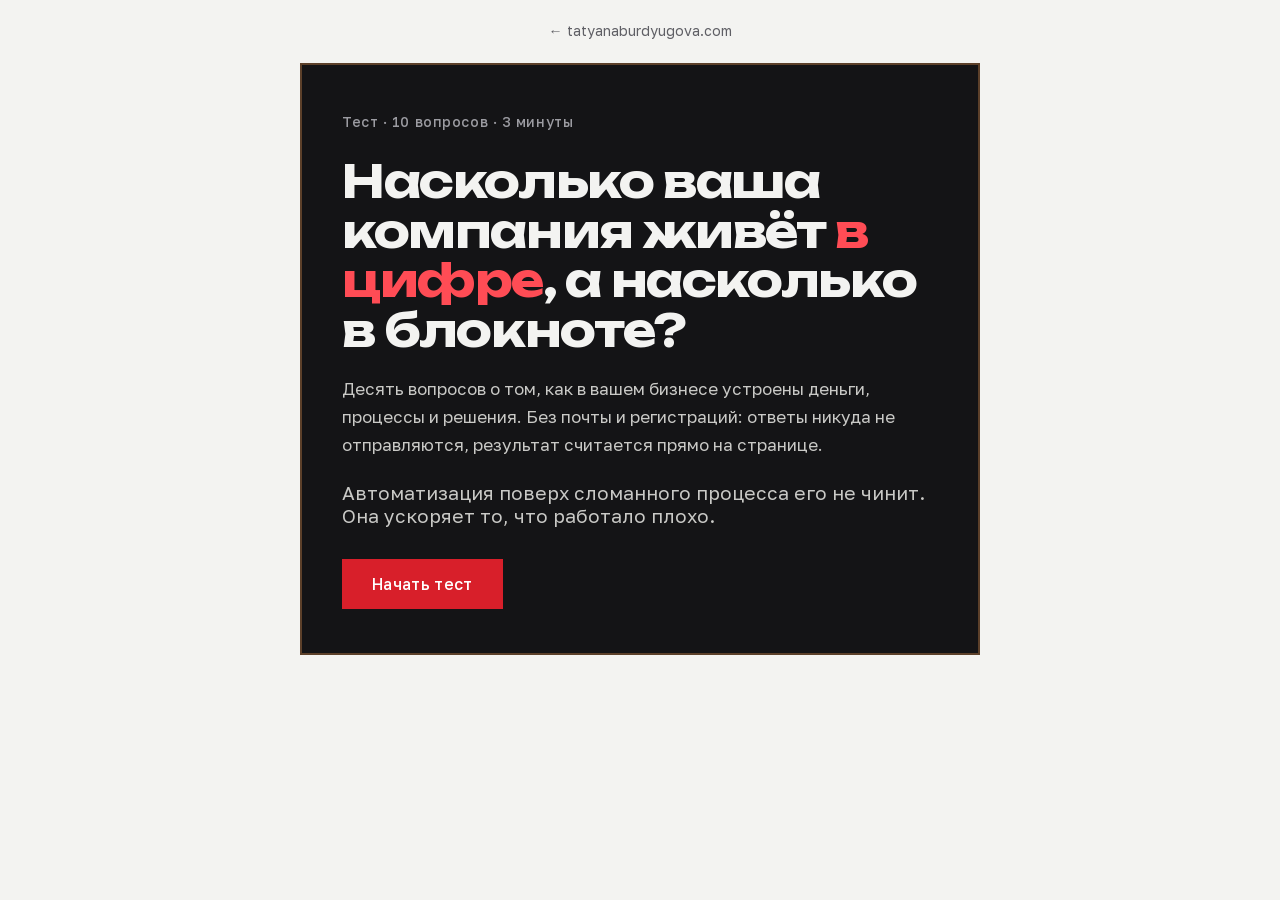
<file: test-biz.html>
<!doctype html>
<html lang="ru">
<head>
<meta charset="utf-8">
<meta name="viewport" content="width=device-width, initial-scale=1">
<title>Насколько ваша компания живёт в цифре · тест · между цифрой и кофе</title>
<link rel="stylesheet" href="fonts4/fonts.css">
<style>

  :root {
    --dark:#141416; --mocha:#232327; --milk:#F3F3F1; --latte:#C9C9C6;
    --cinnamon:#D81F2A; --espresso:#5F5F65; --amber:#FF4C55; --lilac:#9C9CA2; --lavmilk:#E9E9E6;
  }
  * { margin:0; padding:0; box-sizing:border-box; }
  html { -webkit-text-size-adjust:100%; }
  body { font-family:'Golos Text',sans-serif; background:var(--milk); color:var(--dark);
    min-height:100vh; display:flex; flex-direction:column; align-items:center; }
  ::selection { background:var(--latte); }

  .sheet { width:min(680px, 100% - 32px); margin:24px 0 56px; position:relative;
    border:1px solid rgba(200,130,74,.32); padding:48px 40px 44px; }
  .sheet.dark { background:var(--dark); color:var(--milk); border-color:rgba(200,130,74,.4); }
  .corner { position:absolute; top:-1px; left:-1px; width:0; height:0;
    border-top:40px solid var(--cinnamon); border-right:40px solid transparent; }

  .kaptag { font-weight:500; font-size:13px; letter-spacing:.15em; text-transform:uppercase;
    color:var(--cinnamon); margin-bottom:26px; }
  h1 { font-weight:500; font-size:clamp(30px, 5.4vw, 42px); line-height:1.16; letter-spacing:-0.02em; }
  h1 .spark { font-style:normal; color:var(--amber); }
  .lead { margin-top:20px; font-size:17px; line-height:1.65; color:var(--latte); }
  .lead b { color:var(--milk); font-weight:500; }
  .voice { font-family:'Unbounded',serif; font-style:italic; font-size:19px; color:var(--latte); margin-top:22px; }

  .btn { display:inline-block; margin-top:32px; padding:15px 30px; background:var(--cinnamon);
    color:var(--dark); font-family:inherit; font-weight:500; font-size:16px; border:none;
    cursor:pointer; letter-spacing:.02em; }
  .btn:hover { background:var(--amber); }
  .btn:focus-visible, .answer:focus-visible, a:focus-visible { outline:2px solid var(--amber); outline-offset:3px; }

  .qcount { font-family:'Golos Text',monospace; font-weight:500; font-size:15px; color:var(--espresso); margin-bottom:22px; }
  .qtext { font-weight:500; font-size:clamp(21px, 3.6vw, 27px); line-height:1.3; letter-spacing:-0.01em; margin-bottom:28px; }
  .answers { display:flex; flex-direction:column; gap:12px; }
  .answer { text-align:left; font-family:inherit; font-size:16.5px; line-height:1.45; padding:16px 18px;
    background:transparent; border:1px solid rgba(107,79,56,.4); color:var(--dark); cursor:pointer; }
  .answer:hover { border-color:var(--cinnamon); background:rgba(232,213,190,.35); }
  .bar { height:2px; background:rgba(200,130,74,.25); margin-top:34px; }
  .bar i { display:block; height:2px; background:var(--cinnamon); transition:width .3s ease-out; }

  .score { font-family:'Golos Text',monospace; font-weight:500; font-size:60px; color:var(--amber); margin:6px 0 4px; }
  .score span { font-size:26px; color:var(--latte); }
  .verdict { font-weight:500; font-size:clamp(26px, 4.6vw, 34px); letter-spacing:-0.02em; margin-bottom:16px; }
  .diag { font-size:16.5px; line-height:1.7; color:var(--latte); }
  .diag b { color:var(--milk); font-weight:500; }
  .step { margin-top:26px; padding:20px 22px; background:var(--mocha); font-size:16px; line-height:1.6; color:var(--latte); }
  .step b { color:var(--amber); font-weight:500; }
  .cta { margin-top:34px; border-top:1px solid rgba(200,130,74,.35); padding-top:30px; }
  .cta h2 { font-weight:500; font-size:21px; margin-bottom:12px; }
  .cta p { font-size:15.5px; line-height:1.65; color:var(--latte); }
  .cta .actions { display:flex; gap:12px; flex-wrap:wrap; margin-top:22px; }
  .ghost { display:inline-block; padding:14px 24px; border:1px solid var(--cinnamon); color:var(--milk);
    font-weight:500; font-size:15px; text-decoration:none; }
  .ghost:hover { background:var(--mocha); }
  .btn.link { text-decoration:none; margin-top:0; }
  .sig { margin-top:38px; display:flex; align-items:center; gap:14px; }
  .sig .name { font-family:'Unbounded',serif; font-style:italic; font-size:20px; color:var(--milk); }
  .sig .mono { font-family:'Golos Text',monospace; font-size:13px; color:var(--cinnamon); letter-spacing:.06em; }
  .hidden { display:none; }
  @media (max-width:480px){ .sheet{ padding:36px 22px 34px; } }

  /* Сцена v4 */
  body{background:var(--milk)}
  .sheet{border-radius:0;border:2px solid var(--dark)}
  .sheet:not(.dark){background:#fff}
  .kaptag{color:var(--lilac);letter-spacing:.04em;text-transform:none;font-size:14px}
  h1,.verdict,.cta h2{font-family:'Unbounded',sans-serif;font-weight:700;letter-spacing:-.03em}
  h1{font-size:clamp(30px,5vw,46px);line-height:1.08}
  h1 .spark,.verdict{color:#fff}
  h1 .spark{color:var(--amber)}
  .verdict{font-size:clamp(28px,4.4vw,38px)}
  .score{font-family:'Unbounded',sans-serif;color:var(--amber)}
  .btn,.ghost,.answer,.step{border-radius:0}
  .btn{color:#fff}
  .answer{background:#fff;border:1.5px solid #C9C9C6}
  .answer:hover{border-color:var(--cinnamon);background:#fff}
  .step b{color:var(--amber)}
  .bar i{background:var(--cinnamon)}
  .voice{font-family:'Golos Text',sans-serif;font-style:normal;color:var(--latte)}
  .sig .name{font-family:'Unbounded',sans-serif;font-style:normal;font-size:16px}
  .sig svg{display:none}
  .home{display:inline-block;margin:22px 0 0;font-size:14px;color:#5F5F65;text-decoration:none}
  .home:hover{color:var(--cinnamon)}
</style>
</head>
<body>

<!-- Экран-обложка -->
<a class="home" href="./">← tatyanaburdyugova.com</a>
<section class="sheet dark" id="intro">
  
  <div class="kaptag">Тест · 10 вопросов · 3 минуты</div>
  <h1>Насколько ваша компания живёт <span class="spark">в цифре</span>, а насколько в блокноте?</h1>
  <p class="lead">Десять вопросов о том, как в вашем бизнесе устроены деньги, процессы и решения.
    Без почты и регистраций: ответы никуда не отправляются, результат считается прямо на странице.</p>
  <p class="voice">Автоматизация поверх сломанного процесса его не чинит. Она ускоряет то, что работало плохо.</p>
  <button class="btn" onclick="start()">Начать тест</button>
</section>

<!-- Экран вопроса -->
<section class="sheet hidden" id="quiz">
  <div class="qcount" id="qcount">01 — 10</div>
  <div class="qtext" id="qtext"></div>
  <div class="answers" id="answers"></div>
  <div class="bar"><i id="prog" style="width:0%"></i></div>
</section>

<!-- Экран результата -->
<section class="sheet dark hidden" id="result">
  
  <div class="kaptag">Ваш результат</div>
  <div class="score"><span id="rscore-label"></span></div>
  <div class="verdict" id="rverdict"></div>
  <div class="diag" id="rdiag"></div>
  <div class="step" id="rstep"></div>
  <div class="cta">
    <h2>Что дальше</h2>
    <p>Тест показывает симптомы, а причины у каждой компании свои. В канале «Между цифрой и кофе»
      я рассказываю, как на практике наводят порядок в процессах и внедряют ИИ в большой сервисной компании:
      что получилось, где пришлось переделывать и почему <b style="color:var(--amber)">сначала процесс, потом инструмент</b>.</p>
    <div class="actions">
      <a class="btn link" href="https://t.me/tatyana_and_coffee" target="_blank" rel="noopener">Читать канал</a>
      <a class="ghost" href="https://t.me/Tatyana_Burdyugova" target="_blank" rel="noopener">Пригласить на выступление</a>
    </div>
  </div>
  <div class="sig">
    <svg width="46" height="46" viewBox="0 0 64 64" fill="none" stroke="#C8824A" stroke-width="2.6" stroke-linecap="round" stroke-linejoin="round" aria-hidden="true">
      <path d="M24 7c-2.5 3.5 2.5 5.5 0 9.5"/><path d="M34 5c-2.5 3.5 2.5 5.5 0 9.5"/>
      <path d="M14 25h30v7c0 8.8-6.7 15-15 15s-15-6.2-15-15v-7z"/>
      <path d="M44 28h3.5a6.5 6.5 0 0 1 0 13H43"/><path d="M11 54h36"/>
    </svg>
    <div>
      <div class="name">между цифрой и кофе</div>
      <div class="mono">Татьяна Бурдюгова · цифровизация сервисного бизнеса</div>
    </div>
  </div>
</section>

<script>
const Q = [
  { q:'Сколько стоит вашей компании один средний заказ с материалами, работой и доставкой?',
    a:['Знаю точно: себестоимость считается по каждому заказу','Прикидываю по опыту, обычно не ошибаюсь','Честно говоря, считаю «по ощущениям», в голове'] },
  { q:'Завтра ваш ключевой сотрудник уходит в отпуск на месяц. Что происходит с его участком работы?',
    a:['Процессы описаны, заместитель работает по ним','Пару недель продержимся на звонках ему','Этот участок встанет или лягет на меня'] },
  { q:'Где живут заявки ваших клиентов?',
    a:['В системе: статусы, история, ничего не теряется','В таблице, которую ведём вручную','В мессенджерах, блокноте и памяти'] },
  { q:'Как считается зарплата и премии сотрудников?',
    a:['Система считает по данным о сделанной работе','Считаю вручную по правилам, это занимает время','Договорённости и ощущения, каждый месяц по-разному'] },
  { q:'Вы видите план и факт по деньгам компании?',
    a:['Онлайн: в любой момент вижу отклонения','Раз в месяц собираю картину задним числом','Понимаю только по остатку на счёте'] },
  { q:'Маржа по каждому заказу известна?',
    a:['Считается сама, вижу прибыльные и убыточные заказы','Считаю иногда, для крупных заказов','Не считается: выручку вижу, маржу нет'] },
  { q:'Одну и ту же работу два разных сотрудника делают…',
    a:['Одинаково: есть стандарт или технологическая карта','Похоже, но каждый со своими привычками','По-разному, как кто привык'] },
  { q:'Чтобы принять решение, вам нужны цифры. Сколько времени уходит их собрать?',
    a:['Минуты: открыл отчёт и вижу','День-два: запросить, свести, перепроверить','Неделя, или решаю без цифр'] },
  { q:'Кто у вас заказывает материалы, принимает работу и проводит оплату?',
    a:['Разные люди: функции разделены','Частично пересекаются, но есть контроль','Один человек делает всё, обычно это я'] },
  { q:'Вы уже внедряли программу или сервис, который «не прижился»?',
    a:['Нет: внедряли под готовый процесс, работает','Да, один раз, сделали выводы','Да, и не раз: покупали, бросали, возвращались в таблицы'] },
];
const LEVELS = [
  { min:0, max:7, verdict:'Бумага и интуиция',
    diag:'Бизнес держится на вашей памяти и личном контроле. Это работает, пока компания маленькая и пока вы не устали. Но масштабироваться такой конструкции нельзя: любой рост умножает хаос, а не прибыль. Хорошая новость: <b>у вас самый большой потенциал</b>, первые же шаги наведения порядка дают самый заметный эффект.',
    step:'<b>Первый шаг:</b> не покупать программу. Сначала выпишите на один лист: себестоимость среднего заказа, маржу и три процесса, которые чаще всего дают сбои. Это займёт вечер и станет фундаментом всего остального.' },
  { min:8, max:14, verdict:'Точечная цифра',
    diag:'У вас есть островки порядка: где-то таблицы, где-то система, где-то стандарты. Но острова не соединены: данные собираются вручную, решения запаздывают, а часть процессов по-прежнему живёт в голове. Это самый распространённый и <b>самый коварный уровень</b>: кажется, что «у нас всё есть», а времени на рутину уходит всё больше.',
    step:'<b>Первый шаг:</b> найти самый дорогой ручной стык, то есть место, где данные переносятся из одной таблицы в другую руками. Обычно именно там теряются деньги и время. Соединить два острова важнее, чем построить третий.' },
  { min:15, max:20, verdict:'Цифровой фундамент',
    diag:'Процессы описаны, цифры считаются, решения опираются на данные. Вы в верхних процентах малого бизнеса по зрелости. Следующий рубеж: <b>скорость и глубина</b>. Это автоматическое планирование, показатели, которые система считает сама без ручного ввода, и готовность подключать ИИ туда, где процесс уже вычищен.',
    step:'<b>Первый шаг:</b> проверить показатели на «машинную вычислимость». Какие из ваших KPI система считает сама, а какие всё ещё требуют ручной сборки и «оценки на глаз»? Вторые и есть кандидаты на следующий виток.' },
];
let idx = 0, score = 0;
const $ = id => document.getElementById(id);
function start() { idx = 0; score = 0; $('intro').classList.add('hidden'); $('quiz').classList.remove('hidden'); show(); window.scrollTo(0,0); }
function show() {
  const q = Q[idx];
  $('qcount').textContent = String(idx+1).padStart(2,'0') + ' — ' + String(Q.length).padStart(2,'0');
  $('qtext').textContent = q.q;
  $('prog').style.width = (idx / Q.length * 100) + '%';
  $('answers').innerHTML = '';
  q.a.forEach((text, i) => {
    const b = document.createElement('button');
    b.className = 'answer'; b.textContent = text;
    b.onclick = () => { score += (2 - i); idx++; (idx < Q.length) ? show() : finish(); };
    $('answers').appendChild(b);
  });
}
function finish() {
  $('quiz').classList.add('hidden'); $('result').classList.remove('hidden');
  const L = LEVELS.find(l => score >= l.min && score <= l.max);
  $('rscore-label').parentElement.innerHTML = score + '<span> / 20</span>';
  $('rverdict').textContent = L.verdict;
  $('rdiag').innerHTML = L.diag;
  $('rstep').innerHTML = L.step;
  window.scrollTo(0,0);
}
</script>
</body>
</html>
</file>
<file: fonts4/fonts.css>
@font-face {
  font-family: 'Golos Text';
  font-style: normal;
  font-weight: 400;
  font-display: swap;
  src: url(GolosText-400-cyrillic.woff2) format('woff2');
  unicode-range: U+0301, U+0400-045F, U+0490-0491, U+04B0-04B1, U+2116;
}
@font-face {
  font-family: 'Golos Text';
  font-style: normal;
  font-weight: 400;
  font-display: swap;
  src: url(GolosText-400-latin.woff2) format('woff2');
  unicode-range: U+0000-00FF, U+0131, U+0152-0153, U+02BB-02BC, U+02C6, U+02DA, U+02DC, U+0304, U+0308, U+0329, U+2000-206F, U+20AC, U+2122, U+2191, U+2193, U+2212, U+2215, U+FEFF, U+FFFD;
}
@font-face {
  font-family: 'Golos Text';
  font-style: normal;
  font-weight: 500;
  font-display: swap;
  src: url(GolosText-500-cyrillic.woff2) format('woff2');
  unicode-range: U+0301, U+0400-045F, U+0490-0491, U+04B0-04B1, U+2116;
}
@font-face {
  font-family: 'Golos Text';
  font-style: normal;
  font-weight: 500;
  font-display: swap;
  src: url(GolosText-500-latin.woff2) format('woff2');
  unicode-range: U+0000-00FF, U+0131, U+0152-0153, U+02BB-02BC, U+02C6, U+02DA, U+02DC, U+0304, U+0308, U+0329, U+2000-206F, U+20AC, U+2122, U+2191, U+2193, U+2212, U+2215, U+FEFF, U+FFFD;
}
@font-face {
  font-family: 'Golos Text';
  font-style: normal;
  font-weight: 600;
  font-display: swap;
  src: url(GolosText-600-cyrillic.woff2) format('woff2');
  unicode-range: U+0301, U+0400-045F, U+0490-0491, U+04B0-04B1, U+2116;
}
@font-face {
  font-family: 'Golos Text';
  font-style: normal;
  font-weight: 600;
  font-display: swap;
  src: url(GolosText-600-latin.woff2) format('woff2');
  unicode-range: U+0000-00FF, U+0131, U+0152-0153, U+02BB-02BC, U+02C6, U+02DA, U+02DC, U+0304, U+0308, U+0329, U+2000-206F, U+20AC, U+2122, U+2191, U+2193, U+2212, U+2215, U+FEFF, U+FFFD;
}
@font-face {
  font-family: 'Unbounded';
  font-style: normal;
  font-weight: 500;
  font-display: swap;
  src: url(Unbounded-500-cyrillic.woff2) format('woff2');
  unicode-range: U+0301, U+0400-045F, U+0490-0491, U+04B0-04B1, U+2116;
}
@font-face {
  font-family: 'Unbounded';
  font-style: normal;
  font-weight: 500;
  font-display: swap;
  src: url(Unbounded-500-latin.woff2) format('woff2');
  unicode-range: U+0000-00FF, U+0131, U+0152-0153, U+02BB-02BC, U+02C6, U+02DA, U+02DC, U+0304, U+0308, U+0329, U+2000-206F, U+20AC, U+2122, U+2191, U+2193, U+2212, U+2215, U+FEFF, U+FFFD;
}
@font-face {
  font-family: 'Unbounded';
  font-style: normal;
  font-weight: 700;
  font-display: swap;
  src: url(Unbounded-700-cyrillic.woff2) format('woff2');
  unicode-range: U+0301, U+0400-045F, U+0490-0491, U+04B0-04B1, U+2116;
}
@font-face {
  font-family: 'Unbounded';
  font-style: normal;
  font-weight: 700;
  font-display: swap;
  src: url(Unbounded-700-latin.woff2) format('woff2');
  unicode-range: U+0000-00FF, U+0131, U+0152-0153, U+02BB-02BC, U+02C6, U+02DA, U+02DC, U+0304, U+0308, U+0329, U+2000-206F, U+20AC, U+2122, U+2191, U+2193, U+2212, U+2215, U+FEFF, U+FFFD;
}
@font-face {
  font-family: 'Unbounded';
  font-style: normal;
  font-weight: 800;
  font-display: swap;
  src: url(Unbounded-800-cyrillic.woff2) format('woff2');
  unicode-range: U+0301, U+0400-045F, U+0490-0491, U+04B0-04B1, U+2116;
}
@font-face {
  font-family: 'Unbounded';
  font-style: normal;
  font-weight: 800;
  font-display: swap;
  src: url(Unbounded-800-latin.woff2) format('woff2');
  unicode-range: U+0000-00FF, U+0131, U+0152-0153, U+02BB-02BC, U+02C6, U+02DA, U+02DC, U+0304, U+0308, U+0329, U+2000-206F, U+20AC, U+2122, U+2191, U+2193, U+2212, U+2215, U+FEFF, U+FFFD;
}
</file>
